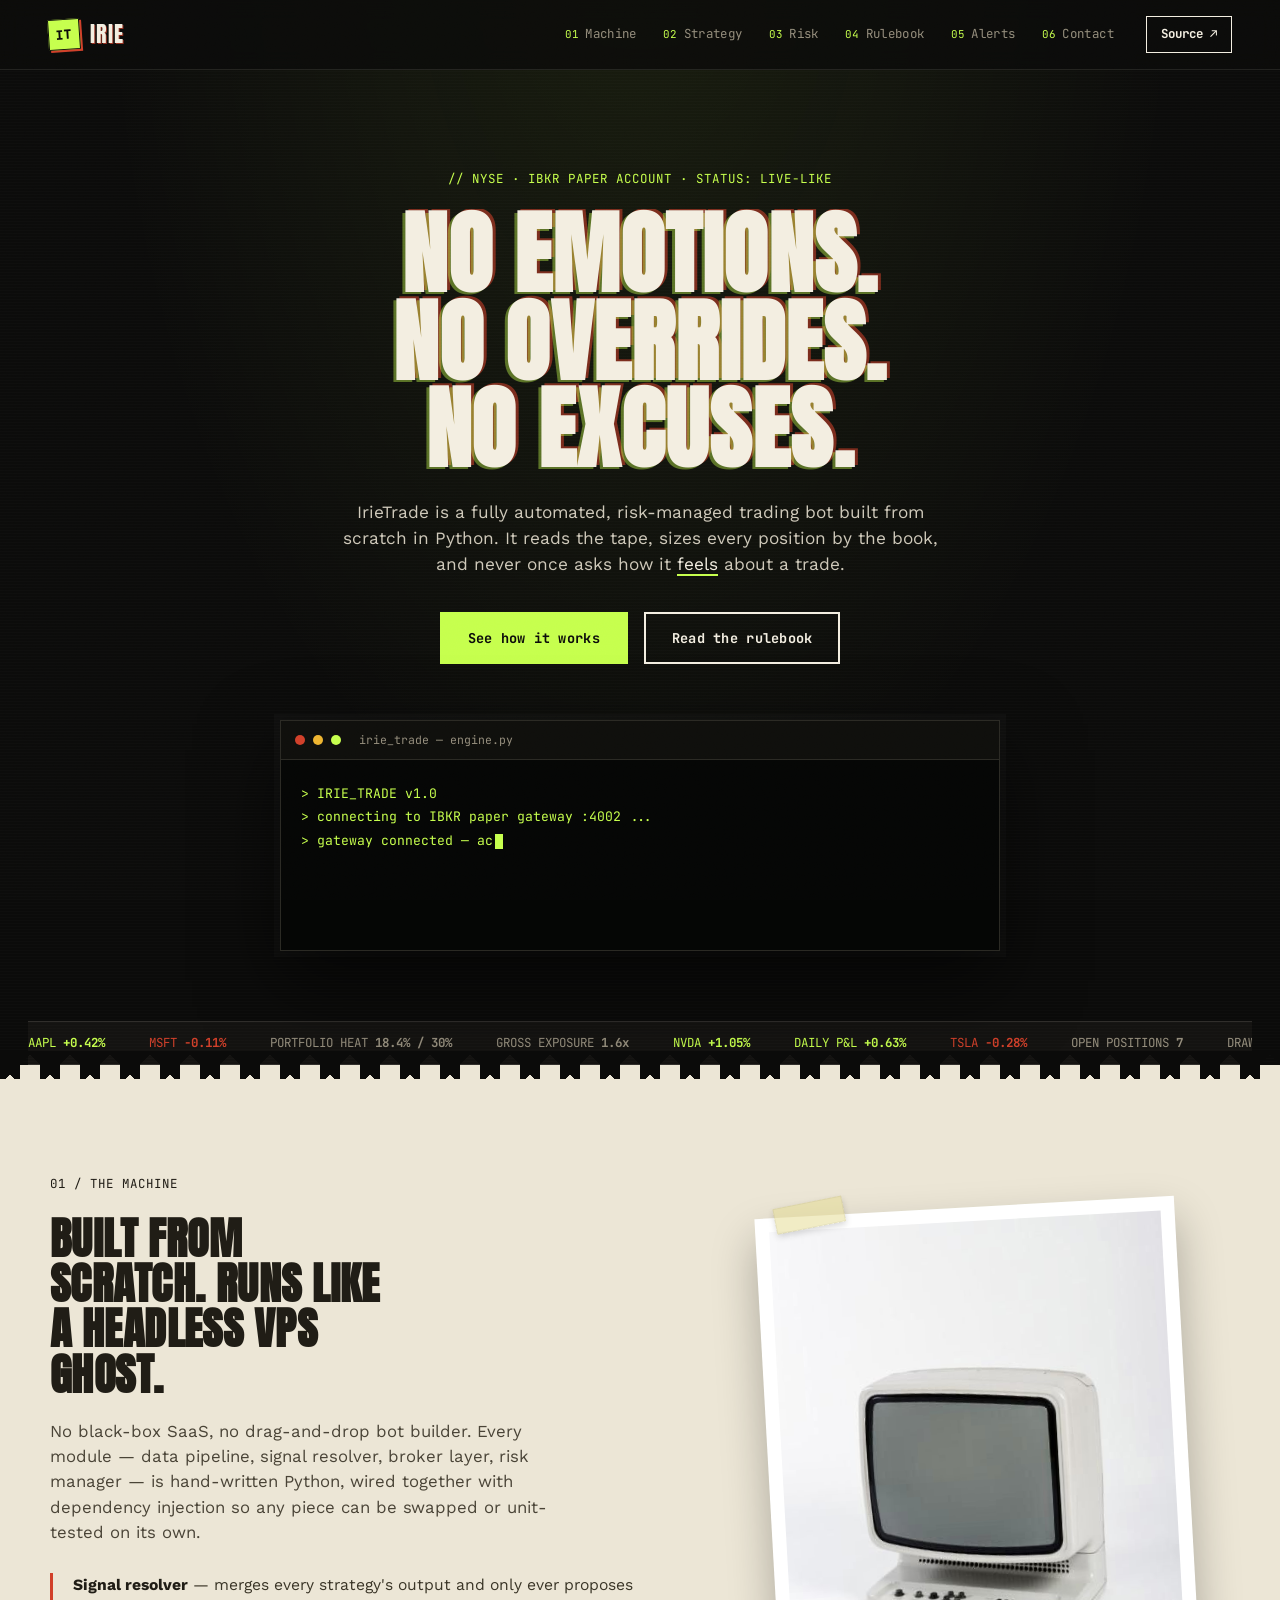
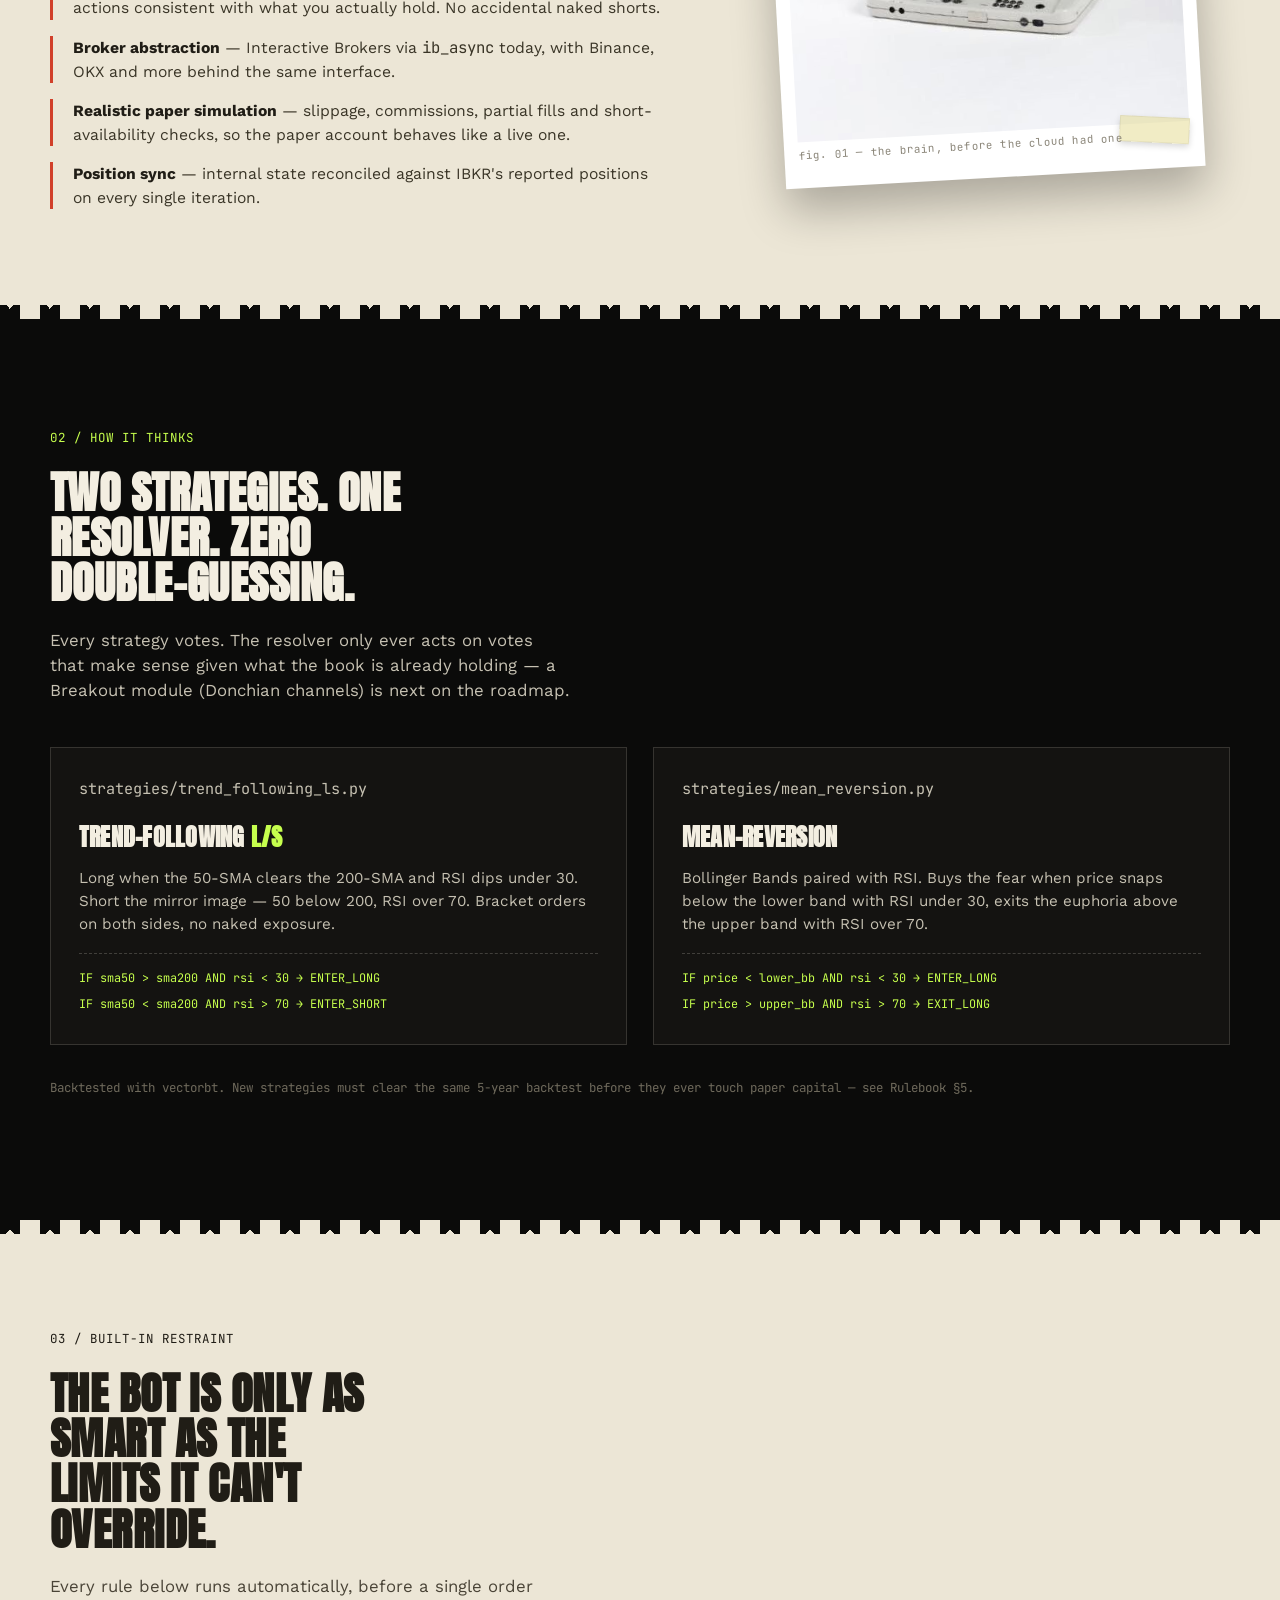
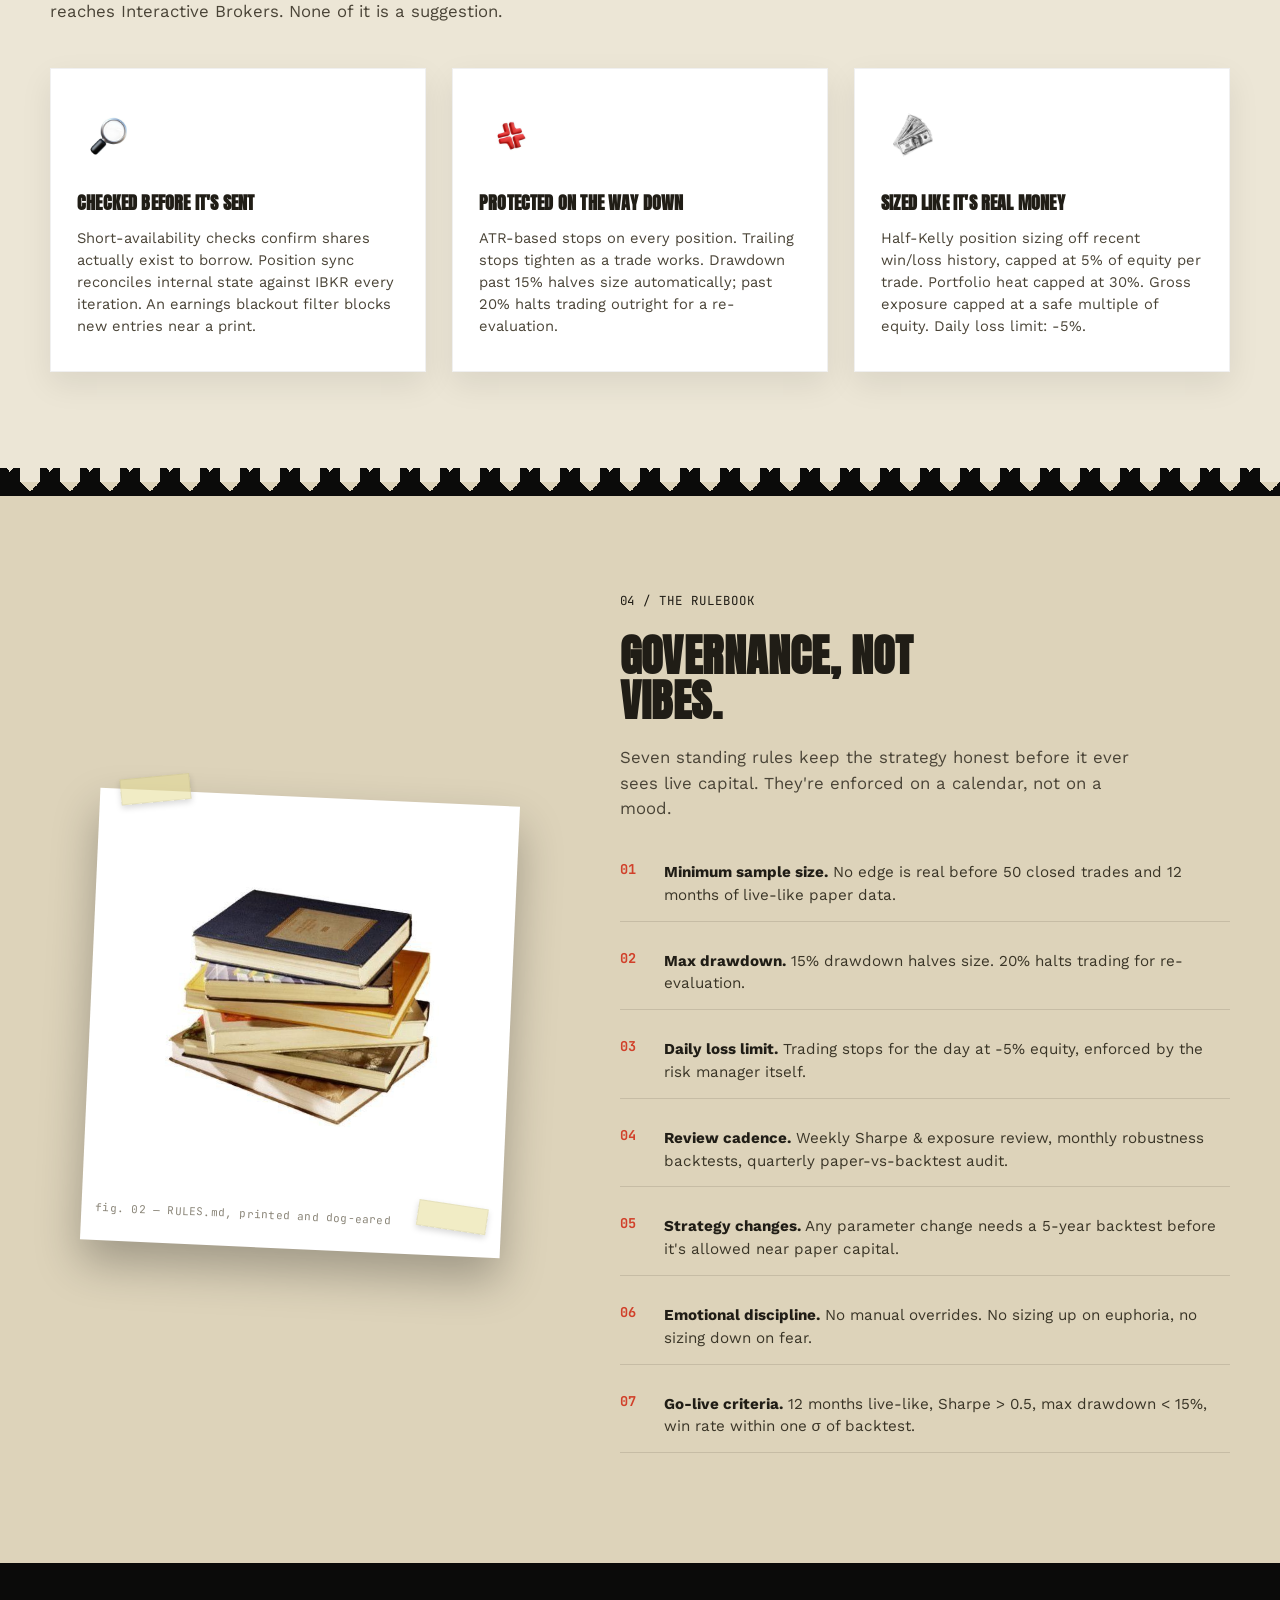
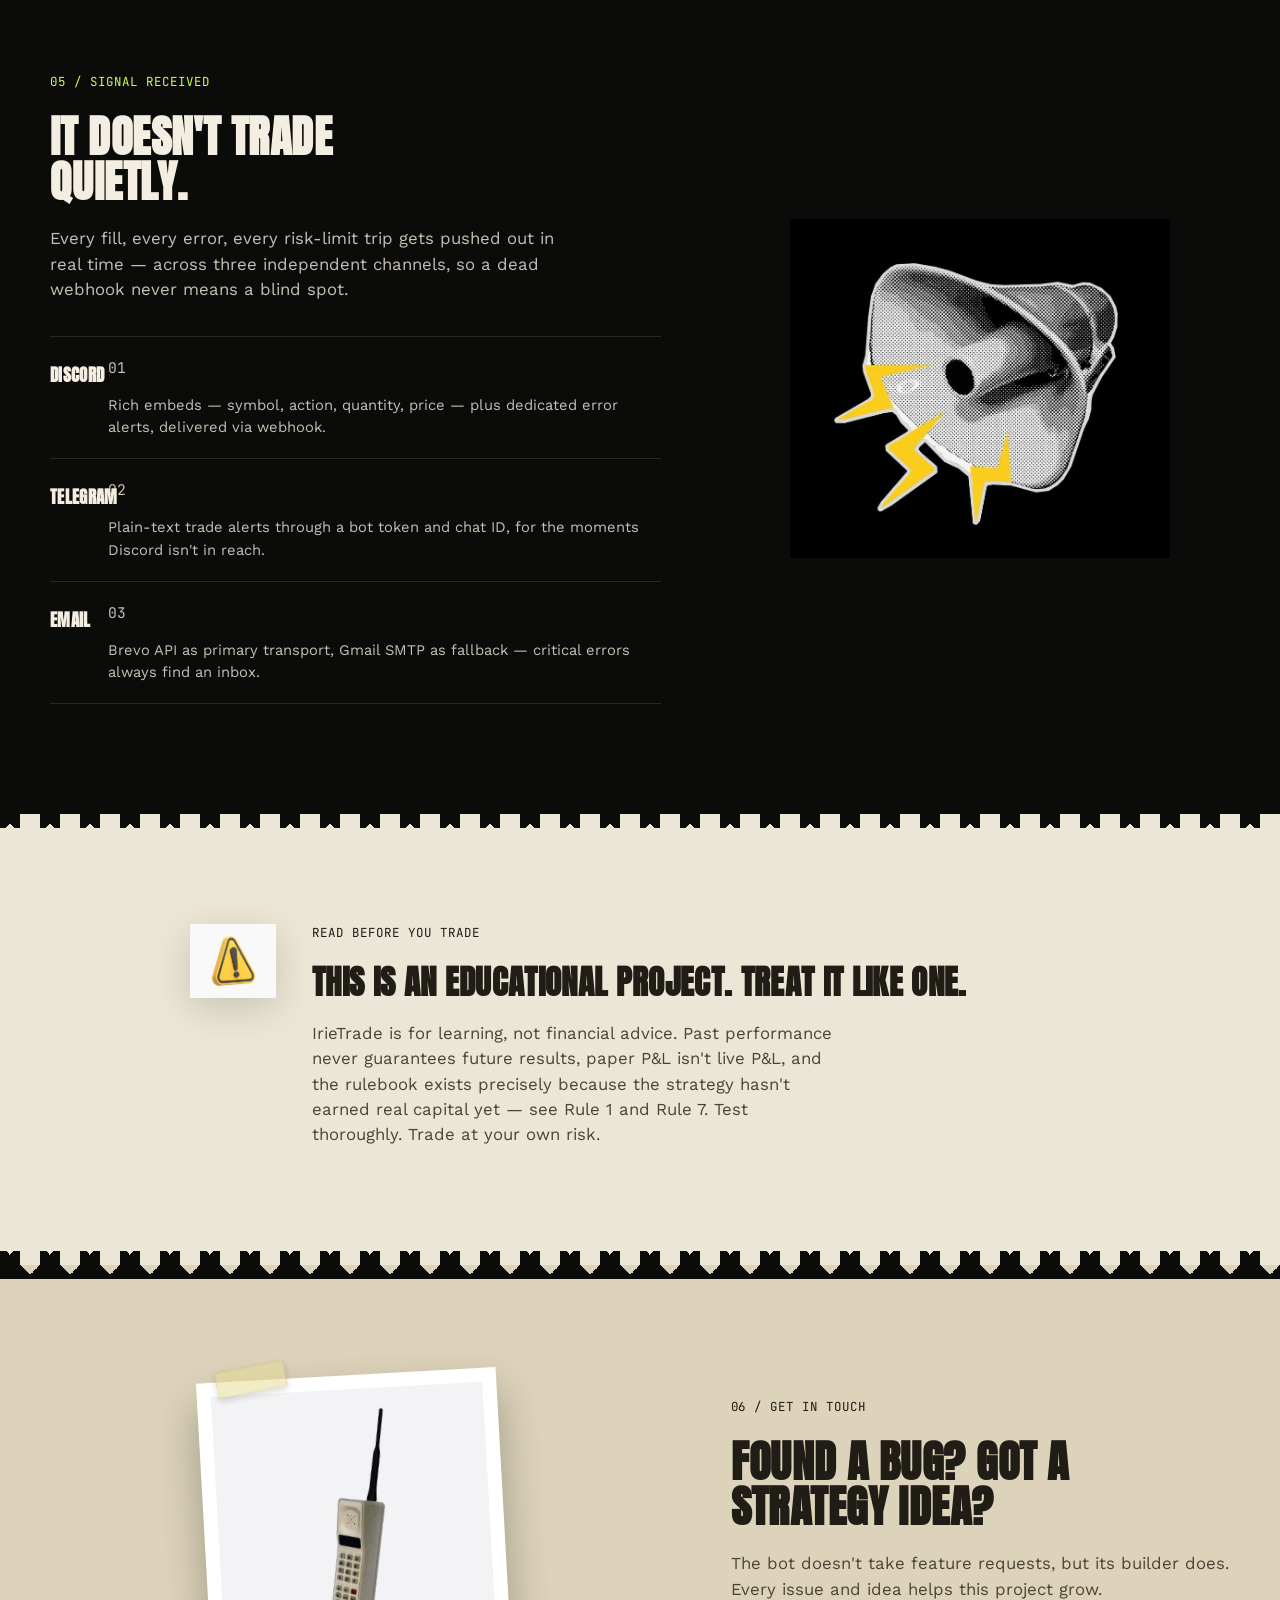
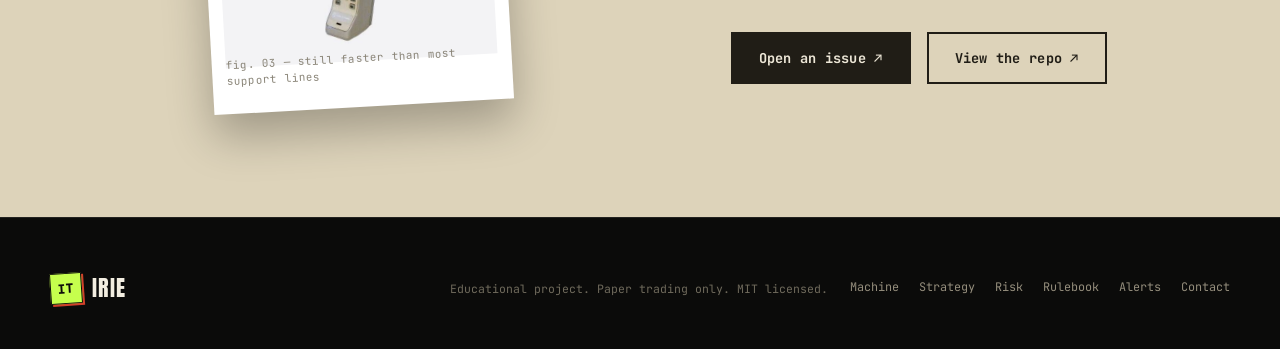
<file: index.html>
<!DOCTYPE html>
<html lang="en">
<head>
<meta charset="UTF-8">
<meta name="viewport" content="width=device-width, initial-scale=1.0">
<title>IRIE — Automated NYSE Trading Bot</title>
<meta name="description" content="IrieTrade: a fully automated, risk-managed trading bot for the NYSE. Multi-strategy engine, hard risk limits, zero emotional overrides.">
<link rel="preconnect" href="https://fonts.googleapis.com">
<link rel="preconnect" href="https://fonts.gstatic.com" crossorigin>
<link href="https://fonts.googleapis.com/css2?family=Anton&family=JetBrains+Mono:wght@400;500;700;800&family=Work+Sans:wght@400;500;600;700&display=swap" rel="stylesheet">
<link rel="stylesheet" href="css/styles.css">
</head>
<body>

<div class="grain-overlay" aria-hidden="true"></div>

<!-- NAV -->
<header class="site-nav" id="siteNav">
  <div class="nav-inner">
    <a href="#top" class="logo" aria-label="IrieTrade home">
      <span class="logo-badge">IT</span>
      <span class="logo-word" data-text="IRIE">IRIE</span>
    </a>
    <nav class="nav-links" id="navLinks">
      <a href="#machine"><span>01</span>Machine</a>
      <a href="#strategy"><span>02</span>Strategy</a>
      <a href="#risk"><span>03</span>Risk</a>
      <a href="#rulebook"><span>04</span>Rulebook</a>
      <a href="#alerts"><span>05</span>Alerts</a>
      <a href="#contact"><span>06</span>Contact</a>
    </nav>
    <a class="nav-cta" href="https://github.com/Native-254/IrieTrade" target="_blank" rel="noopener">
      Source ↗
    </a>
    <button class="nav-toggle" id="navToggle" aria-label="Toggle menu" aria-expanded="false">
      <span></span><span></span><span></span>
    </button>
  </div>
</header>

<!-- HERO -->
<section class="hero" id="top">
  <div class="scanlines" aria-hidden="true"></div>
  <div class="hero-inner">
    <p class="eyebrow mono">// NYSE · IBKR PAPER ACCOUNT · STATUS: LIVE-LIKE</p>
    <h1 class="hero-title glitch" data-text="NO EMOTIONS.&#10;NO OVERRIDES.&#10;NO EXCUSES.">NO EMOTIONS.<br>NO OVERRIDES.<br>NO EXCUSES.</h1>
    <p class="hero-sub">IrieTrade is a fully automated, risk-managed trading bot built from scratch in Python. It reads the tape, sizes every position by the book, and never once asks how it <em>feels</em> about a trade.</p>
    <div class="hero-actions">
      <a href="#machine" class="btn btn-primary">See how it works</a>
      <a href="#rulebook" class="btn btn-ghost">Read the rulebook</a>
    </div>
  </div>

  <div class="terminal-window" role="img" aria-label="Terminal boot sequence showing IrieTrade initializing">
    <div class="terminal-bar">
      <span class="dot red"></span><span class="dot amber"></span><span class="dot green"></span>
      <span class="terminal-title mono">irie_trade — engine.py</span>
    </div>
    <pre class="terminal-body mono" id="terminalBody"></pre>
  </div>

  <div class="ticker" aria-hidden="true">
    <div class="ticker-track" id="tickerTrack"></div>
  </div>
</section>

<!-- MACHINE / ARCHITECTURE -->
<section class="section paper" id="machine">
  <div class="torn-edge torn-top" aria-hidden="true"></div>
  <div class="section-inner grid-2">
    <div class="section-copy">
      <p class="eyebrow mono ink">01 / THE MACHINE</p>
      <h2 class="section-title">Built from scratch. Runs like a headless VPS ghost.</h2>
      <p class="section-lead">No black-box SaaS, no drag-and-drop bot builder. Every module — data pipeline, signal resolver, broker layer, risk manager — is hand-written Python, wired together with dependency injection so any piece can be swapped or unit-tested on its own.</p>
      <ul class="feature-list">
        <li><strong>Signal resolver</strong> — merges every strategy's output and only ever proposes actions consistent with what you actually hold. No accidental naked shorts.</li>
        <li><strong>Broker abstraction</strong> — Interactive Brokers via <code>ib_async</code> today, with Binance, OKX and more behind the same interface.</li>
        <li><strong>Realistic paper simulation</strong> — slippage, commissions, partial fills and short-availability checks, so the paper account behaves like a live one.</li>
        <li><strong>Position sync</strong> — internal state reconciled against IBKR's reported positions on every single iteration.</li>
      </ul>
    </div>
    <div class="section-visual">
      <div class="polaroid rotate-neg">
        <img src="images/crt-monitor.png" alt="Vintage CRT monitor terminal, representing IrieTrade's headless engine" loading="lazy">
        <span class="tape tape-tl"></span>
        <span class="tape tape-br"></span>
        <p class="polaroid-cap mono">fig. 01 — the brain, before the cloud had one</p>
      </div>
    </div>
  </div>
  <div class="torn-edge torn-bottom" aria-hidden="true"></div>
</section>

<!-- STRATEGY -->
<section class="section black" id="strategy">
  <div class="section-inner">
    <p class="eyebrow mono">02 / HOW IT THINKS</p>
    <h2 class="section-title light">Two strategies. One resolver. Zero double-guessing.</h2>
    <p class="section-lead light-lead">Every strategy votes. The resolver only ever acts on votes that make sense given what the book is already holding — a Breakout module (Donchian channels) is next on the roadmap.</p>

    <div class="strategy-grid">
      <article class="strategy-card">
        <p class="mono strategy-tag">strategies/trend_following_ls.py</p>
        <h3>Trend-Following <span class="ls">L/S</span></h3>
        <p>Long when the 50-SMA clears the 200-SMA and RSI dips under 30. Short the mirror image — 50 below 200, RSI over 70. Bracket orders on both sides, no naked exposure.</p>
        <div class="code-strip mono">
          <span>IF sma50 &gt; sma200 AND rsi &lt; 30 → ENTER_LONG</span>
          <span>IF sma50 &lt; sma200 AND rsi &gt; 70 → ENTER_SHORT</span>
        </div>
      </article>
      <article class="strategy-card">
        <p class="mono strategy-tag">strategies/mean_reversion.py</p>
        <h3>Mean-Reversion</h3>
        <p>Bollinger Bands paired with RSI. Buys the fear when price snaps below the lower band with RSI under 30, exits the euphoria above the upper band with RSI over 70.</p>
        <div class="code-strip mono">
          <span>IF price &lt; lower_bb AND rsi &lt; 30 → ENTER_LONG</span>
          <span>IF price &gt; upper_bb AND rsi &gt; 70 → EXIT_LONG</span>
        </div>
      </article>
    </div>

    <p class="strategy-footnote mono">Backtested with vectorbt. New strategies must clear the same 5-year backtest before they ever touch paper capital — see Rulebook §5.</p>
  </div>
</section>

<!-- RISK MANAGEMENT -->
<section class="section paper" id="risk">
  <div class="torn-edge torn-top" aria-hidden="true"></div>
  <div class="section-inner">
    <p class="eyebrow mono ink">03 / BUILT-IN RESTRAINT</p>
    <h2 class="section-title">The bot is only as smart as the limits it can't override.</h2>
    <p class="section-lead">Every rule below runs automatically, before a single order reaches Interactive Brokers. None of it is a suggestion.</p>

    <div class="risk-grid">
      <div class="risk-card">
        <div class="risk-icon"><img src="images/magnifying-glass.png" alt="Magnifying glass icon, representing verification checks" loading="lazy"></div>
        <h3>Checked before it's sent</h3>
        <p>Short-availability checks confirm shares actually exist to borrow. Position sync reconciles internal state against IBKR every iteration. An earnings blackout filter blocks new entries near a print.</p>
      </div>
      <div class="risk-card">
        <div class="risk-icon"><img src="images/shield-cross.png" alt="Red protective cross icon, representing stop-loss and drawdown protection" loading="lazy"></div>
        <h3>Protected on the way down</h3>
        <p>ATR-based stops on every position. Trailing stops tighten as a trade works. Drawdown past 15% halves size automatically; past 20% halts trading outright for a re-evaluation.</p>
      </div>
      <div class="risk-card">
        <div class="risk-icon"><img src="images/cash.png" alt="Fanned stack of cash, representing capital and exposure limits" loading="lazy"></div>
        <h3>Sized like it's real money</h3>
        <p>Half-Kelly position sizing off recent win/loss history, capped at 5% of equity per trade. Portfolio heat capped at 30%. Gross exposure capped at a safe multiple of equity. Daily loss limit: -5%.</p>
      </div>
    </div>
  </div>
  <div class="torn-edge torn-bottom" aria-hidden="true"></div>
</section>

<!-- RULEBOOK -->
<section class="section paper-dark" id="rulebook">
  <div class="section-inner grid-2 reverse">
    <div class="section-visual">
      <div class="polaroid rotate-pos">
        <img src="images/books.png" alt="A stack of well-worn books, representing IrieTrade's written governance rules" loading="lazy">
        <span class="tape tape-tl"></span>
        <span class="tape tape-br"></span>
        <p class="polaroid-cap mono">fig. 02 — RULES.md, printed and dog-eared</p>
      </div>
    </div>
    <div class="section-copy">
      <p class="eyebrow mono ink">04 / THE RULEBOOK</p>
      <h2 class="section-title">Governance, not vibes.</h2>
      <p class="section-lead">Seven standing rules keep the strategy honest before it ever sees live capital. They're enforced on a calendar, not on a mood.</p>
      <ol class="rule-list">
        <li><strong>Minimum sample size.</strong> No edge is real before 50 closed trades and 12 months of live-like paper data.</li>
        <li><strong>Max drawdown.</strong> 15% drawdown halves size. 20% halts trading for re-evaluation.</li>
        <li><strong>Daily loss limit.</strong> Trading stops for the day at -5% equity, enforced by the risk manager itself.</li>
        <li><strong>Review cadence.</strong> Weekly Sharpe &amp; exposure review, monthly robustness backtests, quarterly paper-vs-backtest audit.</li>
        <li><strong>Strategy changes.</strong> Any parameter change needs a 5-year backtest before it's allowed near paper capital.</li>
        <li><strong>Emotional discipline.</strong> No manual overrides. No sizing up on euphoria, no sizing down on fear.</li>
        <li><strong>Go-live criteria.</strong> 12 months live-like, Sharpe &gt; 0.5, max drawdown &lt; 15%, win rate within one σ of backtest.</li>
      </ol>
    </div>
  </div>
</section>

<!-- ALERTS -->
<section class="section black" id="alerts">
  <div class="section-inner grid-2">
    <div class="section-copy">
      <p class="eyebrow mono">05 / SIGNAL RECEIVED</p>
      <h2 class="section-title light">It doesn't trade quietly.</h2>
      <p class="section-lead light-lead">Every fill, every error, every risk-limit trip gets pushed out in real time — across three independent channels, so a dead webhook never means a blind spot.</p>
      <div class="alert-channels">
        <div class="alert-channel">
          <p class="mono chan-tag">01</p>
          <h4>Discord</h4>
          <p>Rich embeds — symbol, action, quantity, price — plus dedicated error alerts, delivered via webhook.</p>
        </div>
        <div class="alert-channel">
          <p class="mono chan-tag">02</p>
          <h4>Telegram</h4>
          <p>Plain-text trade alerts through a bot token and chat ID, for the moments Discord isn't in reach.</p>
        </div>
        <div class="alert-channel">
          <p class="mono chan-tag">03</p>
          <h4>Email</h4>
          <p>Brevo API as primary transport, Gmail SMTP as fallback — critical errors always find an inbox.</p>
        </div>
      </div>
    </div>
    <div class="section-visual">
      <div class="ear-frame">
        <img src="images/ear-halftone.png" alt="Halftone illustration of an ear catching lightning-bolt signals, representing real-time alerts" loading="lazy">
      </div>
    </div>
  </div>
</section>

<!-- DISCLAIMER -->
<section class="section paper" id="disclaimer">
  <div class="torn-edge torn-top" aria-hidden="true"></div>
  <div class="section-inner disclaimer-inner">
    <div class="warn-icon">
      <img src="images/warning-triangle.png" alt="Yellow warning triangle icon" loading="lazy">
    </div>
    <div>
      <p class="eyebrow mono ink">READ BEFORE YOU TRADE</p>
      <h2 class="section-title small">This is an educational project. Treat it like one.</h2>
      <p class="section-lead">IrieTrade is for learning, not financial advice. Past performance never guarantees future results, paper P&amp;L isn't live P&amp;L, and the rulebook exists precisely because the strategy hasn't earned real capital yet — see Rule 1 and Rule 7. Test thoroughly. Trade at your own risk.</p>
    </div>
  </div>
  <div class="torn-edge torn-bottom" aria-hidden="true"></div>
</section>

<!-- CONTACT -->
<section class="section paper-dark" id="contact">
  <div class="section-inner grid-2">
    <div class="section-visual">
      <div class="polaroid rotate-neg small-polaroid">
        <img src="images/vintage-phone.png" alt="A vintage brick mobile phone, representing the contact section" loading="lazy">
        <span class="tape tape-tl"></span>
        <p class="polaroid-cap mono">fig. 03 — still faster than most support lines</p>
      </div>
    </div>
    <div class="section-copy">
      <p class="eyebrow mono ink">06 / GET IN TOUCH</p>
      <h2 class="section-title">Found a bug? Got a strategy idea?</h2>
      <p class="section-lead">The bot doesn't take feature requests, but its builder does. Every issue and idea helps this project grow.</p>
      <div class="contact-actions">
        <a href="https://github.com/Native-254/IrieTrade/issues" target="_blank" rel="noopener" class="btn btn-primary">Open an issue ↗</a>
        <a href="https://github.com/Native-254/IrieTrade" target="_blank" rel="noopener" class="btn btn-ghost">View the repo ↗</a>
      </div>
    </div>
  </div>
</section>

<!-- FOOTER -->
<footer class="site-footer">
  <div class="footer-inner">
    <a href="#top" class="logo footer-logo">
      <span class="logo-badge">IT</span>
      <span class="logo-word" data-text="IRIE">IRIE</span>
    </a>
    <p class="mono footer-note">Educational project. Paper trading only. MIT licensed.</p>
    <nav class="footer-links mono">
      <a href="#machine">Machine</a>
      <a href="#strategy">Strategy</a>
      <a href="#risk">Risk</a>
      <a href="#rulebook">Rulebook</a>
      <a href="#alerts">Alerts</a>
      <a href="#contact">Contact</a>
    </nav>
  </div>
</footer>

<script src="js/script.js"></script>
</body>
</html>
</file>
<file: css/styles.css>
/* ===================================================================
   IRIE — design tokens
=================================================================== */
:root{
  --black: #0b0b0a;
  --black-2: #141311;
  --paper: #ece6d6;
  --paper-dark: #ddd3ba;
  --ink: #201d16;
  --bone: #f3eee1;
  --faint: #948d7c;
  --faint-dark: #6f6a5c;
  --acid: #c6ff4d;
  --blood: #d1402a;
  --warn: #eeb531;

  --display: 'Anton', sans-serif;
  --mono: 'JetBrains Mono', monospace;
  --body: 'Work Sans', sans-serif;

  --edge: 28px;
}

*,*::before,*::after{ box-sizing:border-box; }
html{ scroll-behavior:smooth; }
body{
  margin:0;
  background:var(--black);
  color:var(--bone);
  font-family:var(--body);
  line-height:1.5;
  -webkit-font-smoothing:antialiased;
  overflow-x:hidden;
}
img{ max-width:100%; display:block; }
a{ color:inherit; text-decoration:none; }
ul,ol{ padding:0; margin:0; list-style:none; }
code{ font-family:var(--mono); }
.mono{ font-family:var(--mono); }
.ink{ color:var(--ink) !important; }

@media (prefers-reduced-motion: reduce){
  *{ animation-duration:0.001ms !important; animation-iteration-count:1 !important; transition-duration:0.001ms !important; scroll-behavior:auto !important; }
}

/* grain overlay, subtle photocopier noise across whole page */
.grain-overlay{
  position:fixed; inset:0; z-index:9999; pointer-events:none;
  opacity:.05; mix-blend-mode:overlay;
  background-image:url("data:image/svg+xml,%3Csvg xmlns='http://www.w3.org/2000/svg' width='120' height='120'%3E%3Cfilter id='n'%3E%3CfeTurbulence type='fractalNoise' baseFrequency='0.9' numOctaves='2' stitchTiles='stitch'/%3E%3C/filter%3E%3Crect width='100%25' height='100%25' filter='url(%23n)'/%3E%3C/svg%3E");
}

/* ===================================================================
   NAV
=================================================================== */
.site-nav{
  position:fixed; top:0; left:0; right:0; z-index:500;
  background:rgba(11,11,10,.82);
  backdrop-filter:blur(10px);
  border-bottom:1px solid rgba(243,238,225,.1);
}
.nav-inner{
  max-width:1240px; margin:0 auto; padding:16px 28px;
  display:flex; align-items:center; gap:32px;
}
.logo{ display:flex; align-items:center; gap:10px; margin-right:auto; }
.logo-badge{
  font-family:var(--mono); font-weight:800; font-size:.8rem;
  background:var(--acid); color:var(--black);
  padding:5px 7px; border:1px solid var(--black);
  transform:rotate(-4deg);
  box-shadow:2px 2px 0 var(--blood);
}
.logo-word{
  font-family:var(--display); font-size:1.35rem; letter-spacing:.06em;
  position:relative; color:var(--bone);
}
.logo-word::before{
  content:attr(data-text);
  position:absolute; left:1px; top:1px;
  color:var(--blood); z-index:-1; opacity:.7;
}
.nav-links{ display:flex; gap:26px; }
.nav-links a{
  font-family:var(--mono); font-size:.78rem; letter-spacing:.03em;
  color:var(--faint); display:flex; gap:6px; align-items:baseline;
  transition:color .15s;
}
.nav-links a span{ color:var(--acid); font-size:.68rem; }
.nav-links a:hover{ color:var(--bone); }
.nav-cta{
  font-family:var(--mono); font-size:.78rem; font-weight:700;
  border:1px solid var(--bone); padding:8px 14px;
  transition:background .15s, color .15s;
  white-space:nowrap;
}
.nav-cta:hover{ background:var(--bone); color:var(--black); }
.nav-toggle{ display:none; }

/* ===================================================================
   HERO
=================================================================== */
.hero{
  position:relative; padding:170px 28px 0;
  min-height:100vh; display:flex; flex-direction:column; align-items:center;
  text-align:center; overflow:hidden;
  background:
    radial-gradient(ellipse at 50% -10%, rgba(198,255,77,.08), transparent 60%),
    var(--black);
}
.scanlines{
  position:absolute; inset:0; pointer-events:none; opacity:.35;
  background:repeating-linear-gradient(0deg, rgba(255,255,255,.035) 0px, rgba(255,255,255,.035) 1px, transparent 1px, transparent 3px);
}
.hero-inner{ max-width:900px; position:relative; z-index:2; }
.eyebrow{
  font-size:.78rem; letter-spacing:.08em; color:var(--acid);
  margin:0 0 22px;
}
.hero-title{
  font-family:var(--display);
  font-size:clamp(2.6rem, 7vw, 5.6rem);
  line-height:.98; letter-spacing:.01em;
  margin:0 0 26px;
  text-transform:uppercase;
}
.glitch{ position:relative; color:var(--bone); }
.glitch::before, .glitch::after{
  content:attr(data-text); white-space:pre;
  position:absolute; left:0; top:0; width:100%;
  overflow:hidden;
}
.glitch::before{ color:var(--blood); transform:translate(3px,-2px); opacity:.55; z-index:-1; }
.glitch::after{ color:var(--acid); transform:translate(-3px,2px); opacity:.4; z-index:-1; }

.hero-sub{
  font-size:1.08rem; color:#cfc9ba; max-width:620px; margin:0 auto 34px;
}
.hero-sub em{ color:var(--bone); font-style:normal; border-bottom:2px solid var(--acid); }
.hero-actions{ display:flex; gap:16px; justify-content:center; flex-wrap:wrap; margin-bottom:56px; }

.btn{
  font-family:var(--mono); font-weight:700; font-size:.85rem; letter-spacing:.02em;
  padding:14px 26px; display:inline-block; border:2px solid transparent; transition:all .15s;
}
.btn-primary{ background:var(--acid); color:var(--black); border-color:var(--acid); }
.btn-primary:hover{ background:transparent; color:var(--acid); }
.btn-ghost{ border-color:var(--bone); color:var(--bone); }
.btn-ghost:hover{ background:var(--bone); color:var(--black); }

/* terminal */
.terminal-window{
  position:relative; z-index:2; width:100%; max-width:720px;
  background:#050605; border:1px solid #2b2a24;
  box-shadow:0 30px 80px rgba(0,0,0,.6), 0 0 0 6px rgba(255,255,255,.02);
  margin-bottom:70px; text-align:left;
}
.terminal-bar{
  display:flex; align-items:center; gap:8px;
  padding:10px 14px; border-bottom:1px solid #2b2a24; background:#0f0f0c;
}
.dot{ width:10px; height:10px; border-radius:50%; }
.dot.red{ background:var(--blood); }
.dot.amber{ background:var(--warn); }
.dot.green{ background:var(--acid); }
.terminal-title{ margin-left:10px; font-size:.72rem; color:var(--faint); }
.terminal-body{
  margin:0; padding:22px 20px 26px; min-height:190px;
  color:var(--acid); font-size:.82rem; line-height:1.8;
  white-space:pre-wrap; word-break:break-word;
}
.terminal-body .cursor{
  display:inline-block; width:8px; height:15px; background:var(--acid);
  margin-left:2px; vertical-align:middle; animation:blink 1s steps(1) infinite;
}
@keyframes blink{ 50%{ opacity:0; } }

/* ticker */
.ticker{
  width:100%; border-top:1px solid rgba(243,238,225,.12); border-bottom:1px solid rgba(243,238,225,.12);
  background:var(--black-2); overflow:hidden; padding:12px 0;
}
.ticker-track{ display:flex; gap:44px; white-space:nowrap; width:max-content; animation:scroll-left 34s linear infinite; }
.ticker-track span{ font-family:var(--mono); font-size:.78rem; color:var(--faint); }
.ticker-track span.up{ color:var(--acid); }
.ticker-track span.down{ color:var(--blood); }
@keyframes scroll-left{ from{ transform:translateX(0); } to{ transform:translateX(-50%); } }

/* ===================================================================
   SECTIONS — shared
=================================================================== */
.section{ position:relative; padding:110px 28px; }
.section.black{ background:var(--black); }
.section.paper{ background:var(--paper); color:var(--ink); }
.section.paper-dark{ background:var(--paper-dark); color:var(--ink); }
.section-inner{ max-width:1180px; margin:0 auto; position:relative; z-index:2; }

.grid-2{ display:grid; grid-template-columns:1.1fr .9fr; gap:70px; align-items:center; }
.grid-2.reverse{ grid-template-columns:.9fr 1.1fr; }
.grid-2.reverse .section-visual{ order:-1; }

.section-title{
  font-family:var(--display); text-transform:uppercase;
  font-size:clamp(1.9rem, 3.4vw, 3rem); line-height:1.04; letter-spacing:.01em;
  margin:0 0 22px; max-width:16ch;
}
.section-title.light{ color:var(--bone); }
.section-title.small{ font-size:clamp(1.5rem,2.6vw,2.1rem); max-width:none; }
.section-lead{ font-size:1.05rem; max-width:52ch; color:#4a4437; margin:0 0 8px; }
.section-lead.light-lead{ color:#c6c1b2; }

/* torn paper edges between sections */
.torn-edge{
  position:absolute; left:0; right:0; height:var(--edge); z-index:3;
  background-size:40px var(--edge); background-repeat:repeat-x;
}
.torn-top{
  top:0;
  background-image:linear-gradient(135deg, var(--black) 50%, transparent 50%), linear-gradient(-135deg, var(--black) 50%, transparent 50%);
  background-position:0 0, 20px 0;
  transform:translateY(-50%);
}
.torn-bottom{
  bottom:0;
  background-image:linear-gradient(45deg, var(--black) 50%, transparent 50%), linear-gradient(-45deg, var(--black) 50%, transparent 50%);
  background-position:0 100%, 20px 100%;
  transform:translateY(50%);
}

/* feature list */
.feature-list{ margin-top:28px; display:flex; flex-direction:column; gap:16px; }
.feature-list li{
  padding-left:20px; border-left:3px solid var(--blood); font-size:.98rem; color:#3a3527;
}
.feature-list strong{ color:var(--ink); }

/* polaroid / taped photo treatment */
.polaroid{
  position:relative; background:#fff; padding:14px 14px 46px;
  box-shadow:0 22px 45px rgba(0,0,0,.28);
  max-width:420px; margin:0 auto;
}
.polaroid.rotate-neg{ transform:rotate(-3.2deg); }
.polaroid.rotate-pos{ transform:rotate(2.6deg); }
.polaroid img{ width:100%; }
.polaroid-cap{
  position:absolute; bottom:14px; left:14px; right:14px;
  font-size:.68rem; color:#8a8578; letter-spacing:.02em;
}
.tape{
  position:absolute; width:70px; height:26px;
  background:rgba(230,220,150,.55);
  border:1px solid rgba(0,0,0,.05);
  box-shadow:0 3px 6px rgba(0,0,0,.15);
}
.tape-tl{ top:-14px; left:20px; transform:rotate(-8deg); }
.tape-br{ bottom:26px; right:14px; transform:rotate(6deg); }
.small-polaroid{ max-width:300px; }

/* strategy cards */
.strategy-grid{ display:grid; grid-template-columns:1fr 1fr; gap:26px; margin-top:44px; }
.strategy-card{
  border:1px solid rgba(243,238,225,.15); padding:30px 28px; background:var(--black-2);
}
.strategy-tag{ font-size:.68rem; color:var(--faint-dark); margin:0 0 14px; }
.strategy-card h3{ font-family:var(--display); text-transform:uppercase; font-size:1.5rem; margin:0 0 12px; letter-spacing:.01em; }
.strategy-card h3 .ls{ color:var(--acid); }
.strategy-card p{ color:#c6c1b2; font-size:.95rem; margin:0 0 18px; }
.code-strip{ display:flex; flex-direction:column; gap:8px; border-top:1px dashed rgba(243,238,225,.2); padding-top:16px; }
.code-strip span{ font-size:.74rem; color:var(--acid); }
.strategy-footnote{ margin-top:34px; font-size:.78rem; color:var(--faint-dark); }

/* risk grid */
.risk-grid{ display:grid; grid-template-columns:repeat(3,1fr); gap:26px; margin-top:44px; }
.risk-card{
  background:#fff; padding:34px 26px; box-shadow:0 12px 30px rgba(0,0,0,.08);
  border:1px solid rgba(0,0,0,.06);
}
.risk-icon{ width:64px; height:64px; margin-bottom:22px; }
.risk-icon img{ width:100%; height:100%; object-fit:contain; }
.risk-card h3{ font-family:var(--display); text-transform:uppercase; font-size:1.15rem; margin:0 0 10px; letter-spacing:.01em; }
.risk-card p{ font-size:.92rem; color:#4a4437; margin:0; }

/* rulebook */
.rule-list{ display:flex; flex-direction:column; gap:14px; margin-top:26px; counter-reset:rule; }
.rule-list li{
  position:relative; padding:14px 0 14px 44px; border-bottom:1px solid rgba(32,29,22,.12);
  font-size:.95rem; color:#3a3527; counter-increment:rule;
}
.rule-list li::before{
  content:counter(rule,decimal-leading-zero);
  position:absolute; left:0; top:12px; font-family:var(--mono); font-weight:700;
  color:var(--blood); font-size:.85rem;
}
.rule-list strong{ color:var(--ink); }

/* alerts */
.alert-channels{ display:flex; flex-direction:column; gap:0; margin-top:34px; }
.alert-channel{ padding:20px 0; border-top:1px solid rgba(243,238,225,.12); display:grid; grid-template-columns:40px 1fr; gap:6px 18px; }
.alert-channel:last-child{ border-bottom:1px solid rgba(243,238,225,.12); }
.chan-tag{ color:var(--acid); font-size:.8rem; grid-row:span 2; }
.alert-channel h4{ margin:0; font-family:var(--display); letter-spacing:.02em; font-size:1.05rem; text-transform:uppercase; }
.alert-channel p{ margin:0; color:#c6c1b2; font-size:.92rem; grid-column:2; }
.ear-frame{ background:#000; padding:20px; max-width:380px; margin:0 auto; }
.ear-frame img{ width:100%; }

/* disclaimer */
.disclaimer-inner{ display:flex; gap:36px; align-items:flex-start; max-width:900px; }
.warn-icon{ width:86px; flex:none; }
.warn-icon img{ filter:drop-shadow(0 10px 18px rgba(0,0,0,.15)); }

/* contact */
.contact-actions{ display:flex; gap:16px; margin-top:30px; flex-wrap:wrap; }
.contact-actions .btn-primary{ background:var(--ink); border-color:var(--ink); color:var(--paper); }
.contact-actions .btn-primary:hover{ background:transparent; color:var(--ink); }
.contact-actions .btn-ghost{ border-color:var(--ink); color:var(--ink); }
.contact-actions .btn-ghost:hover{ background:var(--ink); color:var(--paper); }

/* ===================================================================
   FOOTER
=================================================================== */
.site-footer{ background:var(--black); padding:50px 28px 40px; border-top:1px solid rgba(243,238,225,.1); }
.footer-inner{
  max-width:1180px; margin:0 auto; display:flex; align-items:center;
  justify-content:space-between; flex-wrap:wrap; gap:22px;
}
.footer-note{ color:var(--faint-dark); font-size:.72rem; }
.footer-links{ display:flex; gap:20px; }
.footer-links a{ color:var(--faint); font-size:.74rem; }
.footer-links a:hover{ color:var(--bone); }

/* ===================================================================
   REVEAL ON SCROLL
=================================================================== */
.reveal{ opacity:0; transform:translateY(24px); transition:opacity .7s ease, transform .7s ease; }
.reveal.is-visible{ opacity:1; transform:none; }

/* ===================================================================
   RESPONSIVE
=================================================================== */
@media (max-width: 900px){
  .grid-2, .grid-2.reverse{ grid-template-columns:1fr; gap:44px; }
  .grid-2.reverse .section-visual{ order:0; }
  .strategy-grid{ grid-template-columns:1fr; }
  .risk-grid{ grid-template-columns:1fr; }
  .nav-links{ display:none; }
  .nav-cta{ display:none; }
  .nav-toggle{
    display:flex; flex-direction:column; gap:5px; background:none; border:none; cursor:pointer; padding:6px;
  }
  .nav-toggle span{ width:24px; height:2px; background:var(--bone); }
  .disclaimer-inner{ flex-direction:column; }
  .warn-icon{ width:60px; }
}

@media (max-width: 560px){
  .hero{ padding-top:140px; }
  .section{ padding:80px 20px; }
  .nav-inner{ padding:14px 18px; }
}
</file>
